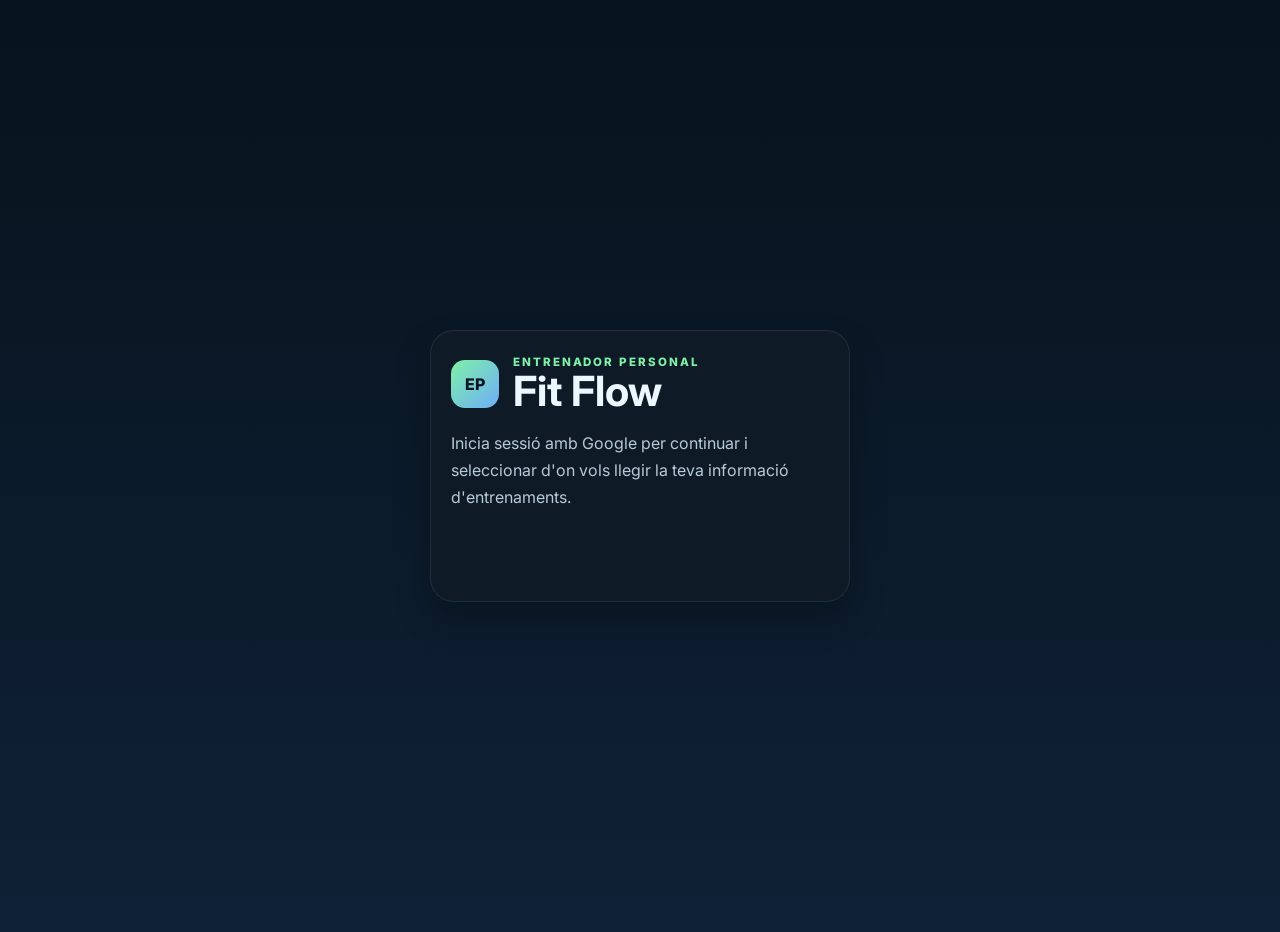
<file: index.html>
<!DOCTYPE html>
<html lang="ca">
  <head>
    <meta charset="UTF-8" />
    <meta name="viewport" content="width=device-width, initial-scale=1.0" />
    <title>Entrenador Personal</title>
    <meta
      name="description"
      content="Web d'entrenador personal amb login de Google, directori personal i qüestionari d'entrenament."
    />
    <link
      rel="icon"
      href="data:image/svg+xml,%3Csvg xmlns='http://www.w3.org/2000/svg' viewBox='0 0 64 64'%3E%3Crect width='64' height='64' rx='12' fill='%2386efac'/%3E%3Ctext x='32' y='42' font-size='28' text-anchor='middle' fill='%230b1b2b'%3EEP%3C/text%3E%3C/svg%3E"
    />
    <link rel="preconnect" href="https://fonts.googleapis.com" />
    <link rel="preconnect" href="https://fonts.gstatic.com" crossorigin />
    <link
      href="https://fonts.googleapis.com/css2?family=Inter:wght@400;500;600;700;800&display=swap"
      rel="stylesheet"
    />
    <link rel="stylesheet" href="styles.css" />
  </head>
  <body>
    <div id="login-screen" class="screen active">
      <div class="mobile-card login-card">
        <div class="brand-row">
          <div class="brand-mark">EP</div>
          <div>
            <p class="eyebrow small">Entrenador personal</p>
            <h1>Fit Flow</h1>
          </div>
        </div>

        <p class="simple-copy">
          Inicia sessió amb Google per continuar i seleccionar d'on vols llegir la teva informació
          d'entrenaments.
        </p>

        <div id="google-login-btn" class="google-login-button" aria-label="Iniciar sessió amb Google"></div>
      </div>
    </div>

    <div id="app-screen" class="screen hidden">
      <main class="app-shell">
        <header class="topbar">
          <div class="brand-row compact">
            <div class="brand-mark">EP</div>
            <div>
              <p class="eyebrow small">Entrenador personal</p>
              <h2>Fit Flow</h2>
            </div>
          </div>
          <div class="topbar-actions">
            <button id="directory-settings-button" class="settings-button" type="button" aria-label="Configurar directori de Google Drive" aria-expanded="false" title="Configurar directori de Google Drive">
              <span aria-hidden="true">⚙</span>
              <span id="directory-settings-alert" class="settings-alert hidden" aria-hidden="true">!</span>
            </button>
            <div id="user-status" class="status-pill offline">No autenticat</div>
            <div id="google-login-header" class="google-login-button compact hidden" aria-label="Iniciar sessió amb Google"></div>
            <button id="logout-btn" class="button ghost" type="button">Tancar sessió</button>
          </div>
        </header>

        <section id="directory-settings" class="panel directory-settings hidden">
          <div class="directory-settings-header">
            <div class="section-header">
              <p class="eyebrow">Directori</p>
              <h3>On es troben les teves dades d'entrenament?</h3>
            </div>
            <button id="close-directory-settings" class="icon-button" type="button" aria-label="Tancar configuració del directori" title="Tancar configuració">×</button>
          </div>
          <form id="directory-form" class="stack-form">
            <label>
              URL o ID del full o carpeta de Google Drive
              <input
                id="directory-id"
                type="text"
                placeholder="https://drive.google.com/drive/folders/..."
                autocomplete="off"
              />
            </label>

            <label>
              Prefix del fitxer d'entrenament propi
              <input
                id="training-file-prefix"
                type="text"
                placeholder="entrenament"
                autocomplete="off"
              />
            </label>

            <label class="checkbox-row">
              <input id="remember-directory" type="checkbox" checked />
              <span>Recordar aquest directori al navegador</span>
            </label>

            <button type="submit" class="button primary full">Validar i guardar directori</button>
          </form>
          <div id="directory-validation-result" class="link-check-result">
            Indica una URL o ID de Google Drive per comprovar que podem llegir el directori.
          </div>
          <div class="template-downloads">
            <p class="template-downloads-title">Plantilles de fitxer</p>
            <div class="option-grid two">
              <button id="download-own-template" class="button ghost" type="button">Plantilla entrenament propi</button>
              <button id="download-catalog-template" class="button ghost" type="button">Plantilla catàleg</button>
            </div>
          </div>
        </section>

        <section id="quiz-panel" class="panel hidden">
          <div id="workout-form-error" class="workout-setup-notice hidden" role="alert"></div>
          <div id="workout-complete-notice" class="workout-complete-notice hidden" role="status">
            Entrenament acabat. Bon treball!
          </div>
          <div class="section-header section-header-with-action">
            <div>
            <p class="eyebrow">Qüestionari</p>
            <h3>Quin tipus d'entrenament vols fer?</h3>
            </div>
            <button id="home-calendar-button" class="icon-button" type="button" aria-label="Consultar calendari d'entrenaments" title="Calendari">▣</button>
          </div>

          <form id="trainer-form" class="stack-form">
            <div class="question-group">
              <label>Quin tipus d'entrenament vols fer?</label>
              <div class="option-grid three">
                <label class="option-card">
                  <input type="radio" name="mode" value="propio" checked />
                  <span>Entrenament propi</span>
                </label>
                <label class="option-card">
                  <input type="radio" name="mode" value="auto-generat" />
                  <span>Entrenament auto-generat</span>
                </label>
                <label class="option-card">
                  <input type="radio" name="mode" value="pim-pam" />
                  <span>Pim pam</span>
                </label>
              </div>
            </div>

            <div id="monthly-plan-entry" class="panel hidden">
              <p id="monthly-plan-status" role="status" aria-live="polite"></p>
              <div class="option-grid two">
                <button id="monthly-train-button" class="button primary" type="button">Entrenar</button>
                <button id="monthly-review-button" class="button ghost" type="button">Revisar entrenaments</button>
              </div>
              <button id="monthly-retry-button" class="button ghost hidden" type="button">Tornar a comprovar</button>
            </div>

            <div id="proposed-fields" class="hidden">
              <div id="generated-workout-count-fields" class="question-group hidden">
                <label for="generated-workout-count">Quants dies d’entrenament diferents vols aquest mes?</label>
                <input id="generated-workout-count" name="generatedWorkoutCount" type="number" min="1" max="31" value="1" />
                <p id="monthly-days-notice" class="simple-copy"></p>
              </div>

              <div class="question-group">
                <label>Tens material?</label>
                <div class="option-grid two">
                  <label class="option-card">
                    <input type="radio" name="hasEquipment" value="si" />
                    <span>Sí</span>
                  </label>
                  <label class="option-card">
                    <input type="radio" name="hasEquipment" value="no" checked />
                    <span>No</span>
                  </label>
                </div>
              </div>

              <div class="question-group">
                <label>Quant de temps tens?</label>
                <div class="option-grid four">
                  <label class="option-card"><input type="radio" name="duration" value="15" /><span>15'</span></label>
                  <label class="option-card"><input type="radio" name="duration" value="30" /><span>30'</span></label>
                  <label class="option-card"><input type="radio" name="duration" value="45" /><span>45'</span></label>
                  <label class="option-card"><input type="radio" name="duration" value="60" checked /><span>60'</span></label>
                </div>
              </div>

              <div id="monthly-type-fields" class="question-group hidden">
                <label>Dies per tipus d’exercici</label>
                <div class="option-grid three">
                  <label>Força<input type="number" name="daysForca" min="0" max="31" value="1" /></label>
                  <label>Mobilitat<input type="number" name="daysMobilitat" min="0" max="31" value="0" /></label>
                  <label>Càrdio<input type="number" name="daysCardio" min="0" max="31" value="0" /></label>
                </div>
                <p id="monthly-type-total" role="status" aria-live="polite"></p>
              </div>

              <div id="single-type-fields" class="question-group">
                <label>Tipus d’exercici</label>
                <div class="option-grid three">
                  <label class="option-card"><input type="radio" name="trainingType" value="forca" checked /><span>Força</span></label>
                  <label class="option-card"><input type="radio" name="trainingType" value="mobilitat" /><span>Mobilitat</span></label>
                  <label class="option-card"><input type="radio" name="trainingType" value="cardio" /><span>Càrdio</span></label>
                </div>
              </div>

              <div id="monthly-strength-fields" class="question-group hidden">
                <label>Dies de força per zona corporal</label>
                <div class="option-grid four">
                  <label>Tronc superior<input type="number" name="daysSuperior" min="0" max="31" value="0" /></label>
                  <label>Tronc inferior<input type="number" name="daysInferior" min="0" max="31" value="0" /></label>
                  <label>Core<input type="number" name="daysCore" min="0" max="31" value="0" /></label>
                  <label>Cos sencer<input type="number" name="daysFullbody" min="0" max="31" value="0" /></label>
                  <label>Superior + Inferior<input type="number" name="daysSuperiorInferior" min="0" max="31" value="0" /></label>
                  <label>Superior + Core<input type="number" name="daysSuperiorCore" min="0" max="31" value="0" /></label>
                  <label>Inferior + Core<input type="number" name="daysInferiorCore" min="0" max="31" value="0" /></label>
                </div>
                <p id="monthly-strength-total" role="status" aria-live="polite"></p>
                <p>Les zones es comparen només amb els dies de força. Els dies de mobilitat i càrdio no s’hi compten.</p>
                <p>Un dia combinat compta com un entrenament. Els exercicis alternen les dues zones.</p>
              </div>

              <div id="single-strength-fields" class="question-group">
                <label>Zona corporal a treballar (força)</label>
                <div class="option-grid four">
                  <label class="option-card">
                    <input type="checkbox" name="focus" value="superior" />
                    <span>Tronc superior</span>
                  </label>
                  <label class="option-card">
                    <input type="checkbox" name="focus" value="inferior" />
                    <span>Tronc inferior</span>
                  </label>
                  <label class="option-card">
                    <input type="checkbox" name="focus" value="core" />
                    <span>Core</span>
                  </label>
                  <label class="option-card">
                    <input type="checkbox" name="focus" value="fullbody" />
                    <span>Cos sencer</span>
                  </label>
                </div>
              </div>

              <p id="allocation-status" class="simple-copy" role="status" aria-live="polite"></p>

              <div class="question-group">
                <label>Dolència a tractar?</label>
                <div class="option-grid two">
                  <label class="option-card"><input type="radio" name="hasPain" value="si" /><span>Sí</span></label>
                  <label class="option-card"><input type="radio" name="hasPain" value="no" checked /><span>No</span></label>
                </div>
              </div>

              <div id="pain-fields" class="question-group hidden">
                <label>Zones a treballar</label>
                <div id="catalog-zones" class="option-grid three">
                  <label class="option-card">
                    <input type="checkbox" name="painZone" value="superior" />
                    <span>Tronc superior</span>
                  </label>
                  <label class="option-card">
                    <input type="checkbox" name="painZone" value="inferior" />
                    <span>Tronc inferior</span>
                  </label>
                  <label class="option-card">
                    <input type="checkbox" name="painZone" value="core" />
                    <span>Core</span>
                  </label>
                </div>
              </div>
            </div>

            <button type="submit" class="button primary full">Generar entrenament</button>
          </form>
        </section>

        <section id="monthly-review-panel" class="panel hidden">
          <div class="directory-settings-header">
            <h3>Entrenaments del mes</h3>
            <button id="monthly-review-back" class="button ghost" type="button">Tornar</button>
          </div>
          <p id="monthly-review-status" role="status" aria-live="polite"></p>
          <div id="monthly-routine-list" class="stack-form"></div>
          <div id="monthly-routine-detail" class="stack-form"></div>
        </section>

        <dialog id="monthly-exercise-dialog" class="exercise-dialog">
          <form id="monthly-exercise-form">
            <h3>Canviar exercici</h3>
            <label>Exercici nou<select id="monthly-exercise-choice" required></select></label>
            <p id="monthly-exercise-description" class="dialog-copy"></p>
            <p id="monthly-exercise-error" role="alert"></p>
            <div class="dialog-actions">
              <button id="monthly-exercise-cancel" class="button ghost" type="button">Cancel·lar</button>
              <button id="monthly-exercise-save" class="button primary" type="submit">Desar canvi</button>
            </div>
          </form>
        </dialog>

        <section id="workout-screen" class="workout-screen hidden" aria-live="polite">
          <p class="eyebrow workout-kicker">Entrenament en curs</p>
          <div id="workout-setup-notice" class="workout-setup-notice hidden" role="status">
            <span id="workout-setup-message"></span>
            <button id="close-workout-setup-notice" class="icon-button" type="button" aria-label="Tancar avís" title="Tancar avís">×</button>
          </div>

          <div class="workout-progress panel">
            <div class="progress-metric">
              <span>Temps</span>
              <strong><span id="elapsed-time">00:00</span> / <span id="total-time">30:00</span></strong>
            </div>
            <div class="progress-metric">
              <span>Exercici</span>
              <strong><span id="current-exercise-number">1</span> / <span id="total-exercises">1</span></strong>
            </div>
            <div class="progress-metric">
              <span>Completat</span>
              <strong id="workout-percent">0%</strong>
            </div>
            <div class="progress-track"><span id="workout-progress-bar"></span></div>
          </div>

          <article class="exercise-card panel">
            <p id="exercise-type" class="eyebrow">Tipus d'exercici</p>
            <div class="exercise-heading">
              <div>
                <h4 id="exercise-name-ca">Nom de l'exercici</h4>
                <p id="exercise-name-en">Exercise name</p>
              </div>
              <span id="exercise-step" class="exercise-step">1</span>
            </div>
            <div class="exercise-video" id="exercise-video">
              <span>Vídeo</span>
              <small>Enllaç pendent</small>
            </div>
            <div class="exercise-stats">
              <div><span>Sèries</span><button id="exercise-sets" class="editable-stat" type="button" title="Editar sèries">-</button><input id="exercise-series-editor" class="series-editor hidden" type="number" min="1" aria-label="Nombre total de sèries" /></div>
              <div><span>Repeticions</span><strong id="exercise-reps">-</strong></div>
              <div><span>Pes esperat</span><strong id="exercise-weight">-</strong></div>
            </div>
            <div class="exercise-info-grid">
              <div id="exercise-zone-info" class="hidden"><span>Zona d’aquest exercici</span><p id="exercise-zone"></p></div>
              <div><span>Material necessari</span><p id="exercise-equipment">Encara no especificat</p><p id="exercise-optional-equipment" class="optional-equipment hidden"></p></div>
              <div><span>Com fer-lo</span><p id="exercise-description">La descripció apareixerà quan el catàleg la proporcioni.</p></div>
            </div>
            <button id="complete-exercise-button" class="button primary full" type="button">Ja he fet l'exercici</button>
            <div class="exercise-alternatives">
              <button id="replace-exercise-button" class="button ghost" type="button">Proposa un altre exercici</button>
              <button id="skip-exercise-button" class="button ghost" type="button">Saltar exercici</button>
            </div>
          </article>

          <button id="finish-workout-button" class="button ghost full" type="button">Finalitzar entrenament</button>
        </section>

        <section id="calendar-panel" class="panel calendar-panel hidden">
          <div class="directory-settings-header">
            <div class="section-header">
              <p class="eyebrow">Calendari</p>
              <h3 id="calendar-title">Dies entrenats</h3>
            </div>
            <button id="close-calendar-button" class="icon-button" type="button" aria-label="Tancar calendari" title="Tancar calendari">×</button>
          </div>
          <div class="calendar-navigation">
            <button id="calendar-previous-button" class="icon-button" type="button" aria-label="Mes anterior" title="Mes anterior">‹</button>
            <strong id="calendar-month-label"></strong>
            <button id="calendar-next-button" class="icon-button" type="button" aria-label="Mes següent" title="Mes següent">›</button>
          </div>
          <div id="calendar-grid" class="calendar-grid"></div>
        </section>

        <dialog id="exercise-dialog" class="exercise-dialog">
          <form id="exercise-log-form" method="dialog">
            <p class="eyebrow">Registrar exercici</p>
            <h3>Com ha anat?</h3>
            <label>Repeticions fetes<input id="completed-reps" type="text" placeholder="-" /></label>
            <label>Pes utilitzat<input id="completed-weight" type="text" placeholder="-" /></label>
            <label>Molèsties<input id="completed-discomfort" type="text" placeholder="Cap / descriu-les" /></label>
            <div class="dialog-actions">
              <button id="cancel-exercise-button" class="button ghost" type="button">Cancel·lar</button>
              <button class="button primary" type="submit">Confirmar i continuar</button>
            </div>
          </form>
        </dialog>

        <dialog id="finish-dialog" class="exercise-dialog">
          <form id="finish-form" method="dialog">
            <p class="eyebrow">Finalitzar</p>
            <h3>Vols acabar l'entrenament?</h3>
            <p class="dialog-copy">El progrés actual quedarà marcat com a entrenament finalitzat.</p>
            <div class="dialog-actions">
              <button id="cancel-finish-button" class="button ghost" type="button">Continuar</button>
              <button class="button primary" type="submit">Finalitzar entrenament</button>
            </div>
          </form>
        </dialog>

        <dialog id="empty-exercise-dialog" class="exercise-dialog">
          <form id="empty-exercise-form" method="dialog">
            <p class="eyebrow">Exercici sense dades</p>
            <h3>Vols continuar?</h3>
            <p class="dialog-copy">No has indicat repeticions, pes ni observacions. Pots continuar sense registrar aquests valors.</p>
            <div class="dialog-actions">
              <button id="cancel-empty-exercise-button" class="button ghost" type="button">Tornar</button>
              <button class="button primary" type="submit">Continuar</button>
            </div>
          </form>
        </dialog>

        <dialog id="replace-exercise-dialog" class="exercise-dialog">
          <form id="replace-exercise-form" method="dialog">
            <p class="eyebrow">Canviar exercici</p>
            <h3>Per què el vols canviar?</h3>
            <div class="option-grid two">
              <label class="option-card"><input type="radio" name="replaceReason" value="molestia" checked /><span>Per molèstia</span></label>
              <label class="option-card"><input type="radio" name="replaceReason" value="preferencia" /><span>En vull fer un altre</span></label>
            </div>
            <div class="dialog-actions">
              <button id="cancel-replace-button" class="button ghost" type="button">Cancel·lar</button>
              <button class="button primary" type="submit">Confirmar canvi</button>
            </div>
          </form>
        </dialog>

        <dialog id="skip-exercise-dialog" class="exercise-dialog">
          <form id="skip-exercise-form" method="dialog">
            <p class="eyebrow">Saltar exercici</p>
            <h3>Vols saltar-lo?</h3>
            <p class="dialog-copy">Aquest exercici quedarà marcat com a saltat i no se’n proposarà cap substitut.</p>
            <div class="dialog-actions">
              <button id="cancel-skip-button" class="button ghost" type="button">Continuar</button>
              <button class="button primary" type="submit">Saltar exercici</button>
            </div>
          </form>
        </dialog>

        <dialog id="resume-workout-dialog" class="exercise-dialog">
          <form id="resume-workout-form" method="dialog">
            <p class="eyebrow">Entrenament pendent</p>
            <h3>Vols continuar l'entrenament?</h3>
            <p class="dialog-copy">Hi ha un entrenament d'avui que no s'ha acabat. Pots reprendre'l on ho vas deixar o començar-ne un de nou.</p>
            <div class="dialog-actions">
              <button id="discard-resume-button" class="button ghost" type="button">Començar-ne un de nou</button>
              <button id="continue-resume-button" class="button primary" type="submit">Continuar entrenament</button>
            </div>
          </form>
        </dialog>
      </main>
    </div>

    <script src="https://accounts.google.com/gsi/client" defer></script>
    <script src="https://cdn.sheetjs.com/xlsx-0.20.3/package/dist/xlsx.full.min.js" defer></script>
    <script src="config.js" defer></script>
    <script src="catalog.js" defer></script>
    <script src="monthly-hub.js" defer></script>
    <script src="script.js" defer></script>
  </body>
</html>
</file>
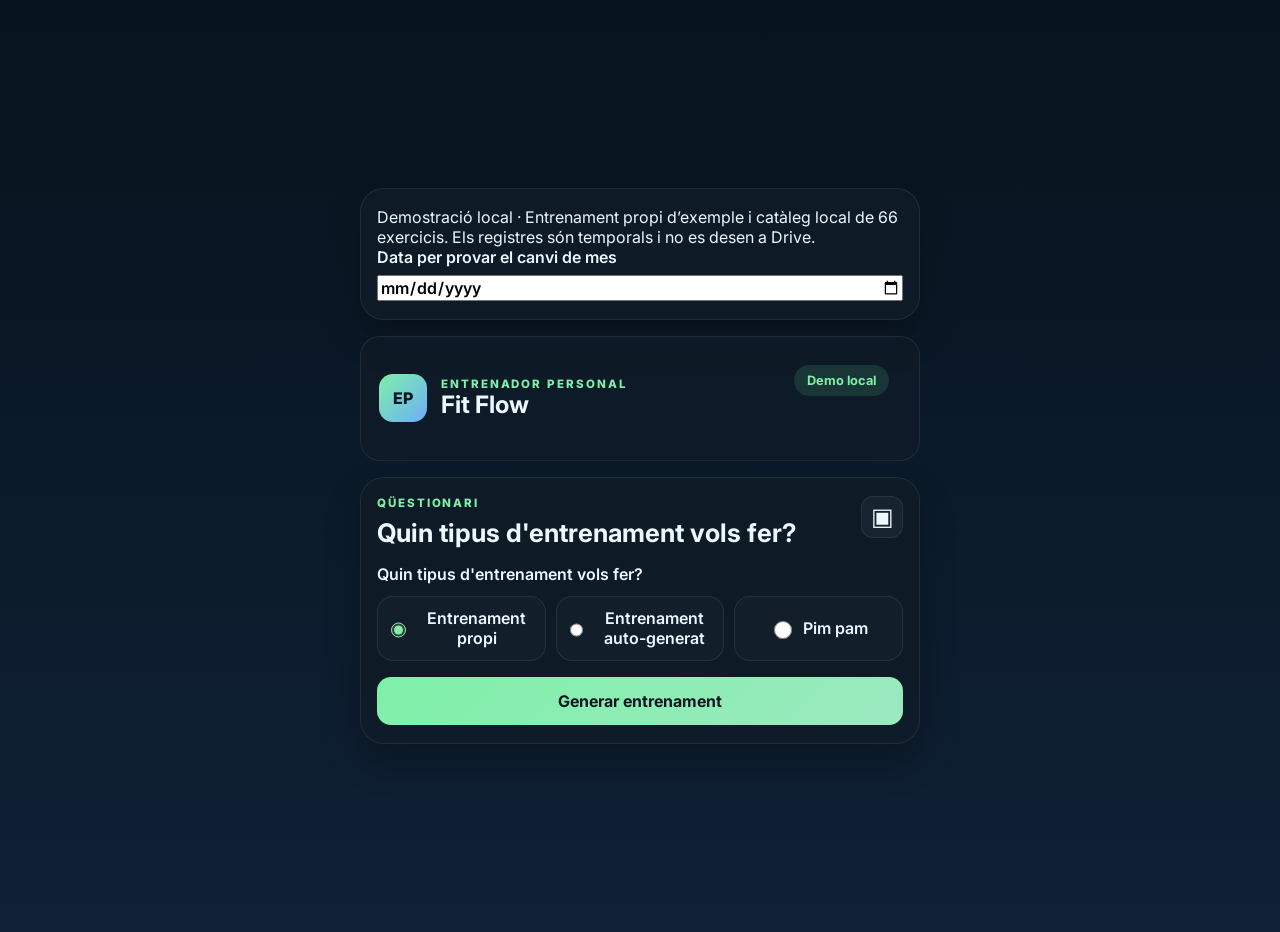
<file: demo.html>
<!doctype html><html lang="ca"><meta charset="utf-8"><title>Fit Flow · Demo local</title>
<body><p>Carregant l’aplicació de demostració…</p>
<script>
// Reuse the real application markup; load only local scripts, without Google.
(async()=>{
 const response=await fetch('index.html');
 if(!response.ok)throw new Error('No es pot carregar index.html');
 const html=(await response.text()).replace(/<script\b[^>]*>[\s\S]*?<\/script>/gi,'');
 const parsed=new DOMParser().parseFromString(html,'text/html');
 document.documentElement.lang='ca';
 document.head.innerHTML=parsed.head.innerHTML;
 document.body.innerHTML=parsed.body.innerHTML;
 window.FITFLOW_CATALOG_PREVIEW=true;
 for(const src of ['catalog-preview-data.js','catalog.js','monthly-hub.js','script.js','demo.js']){
  await new Promise((resolve,reject)=>{const script=document.createElement('script');script.src=src;script.onload=resolve;script.onerror=()=>reject(new Error('No es pot carregar '+src));document.body.append(script);});
 }
})().catch(error=>{document.body.textContent=error.message;});
</script></body></html>
</file>
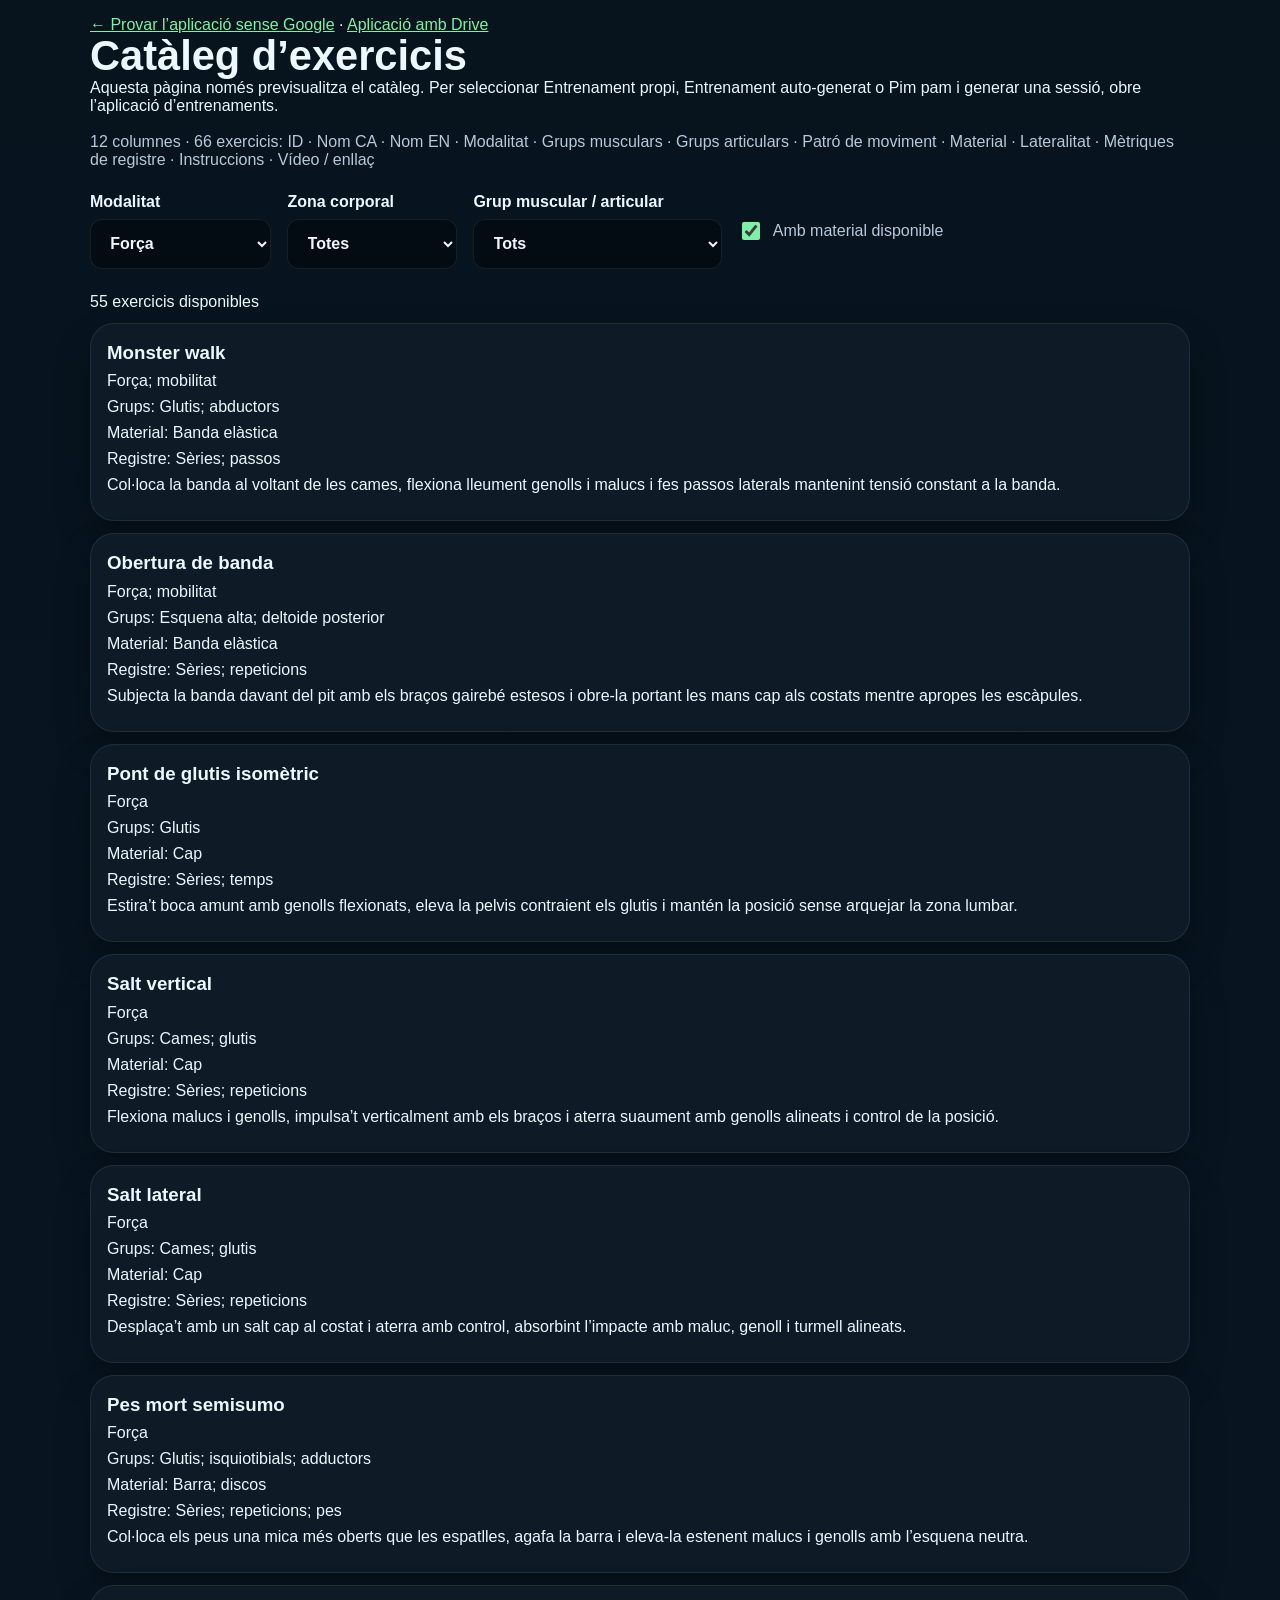
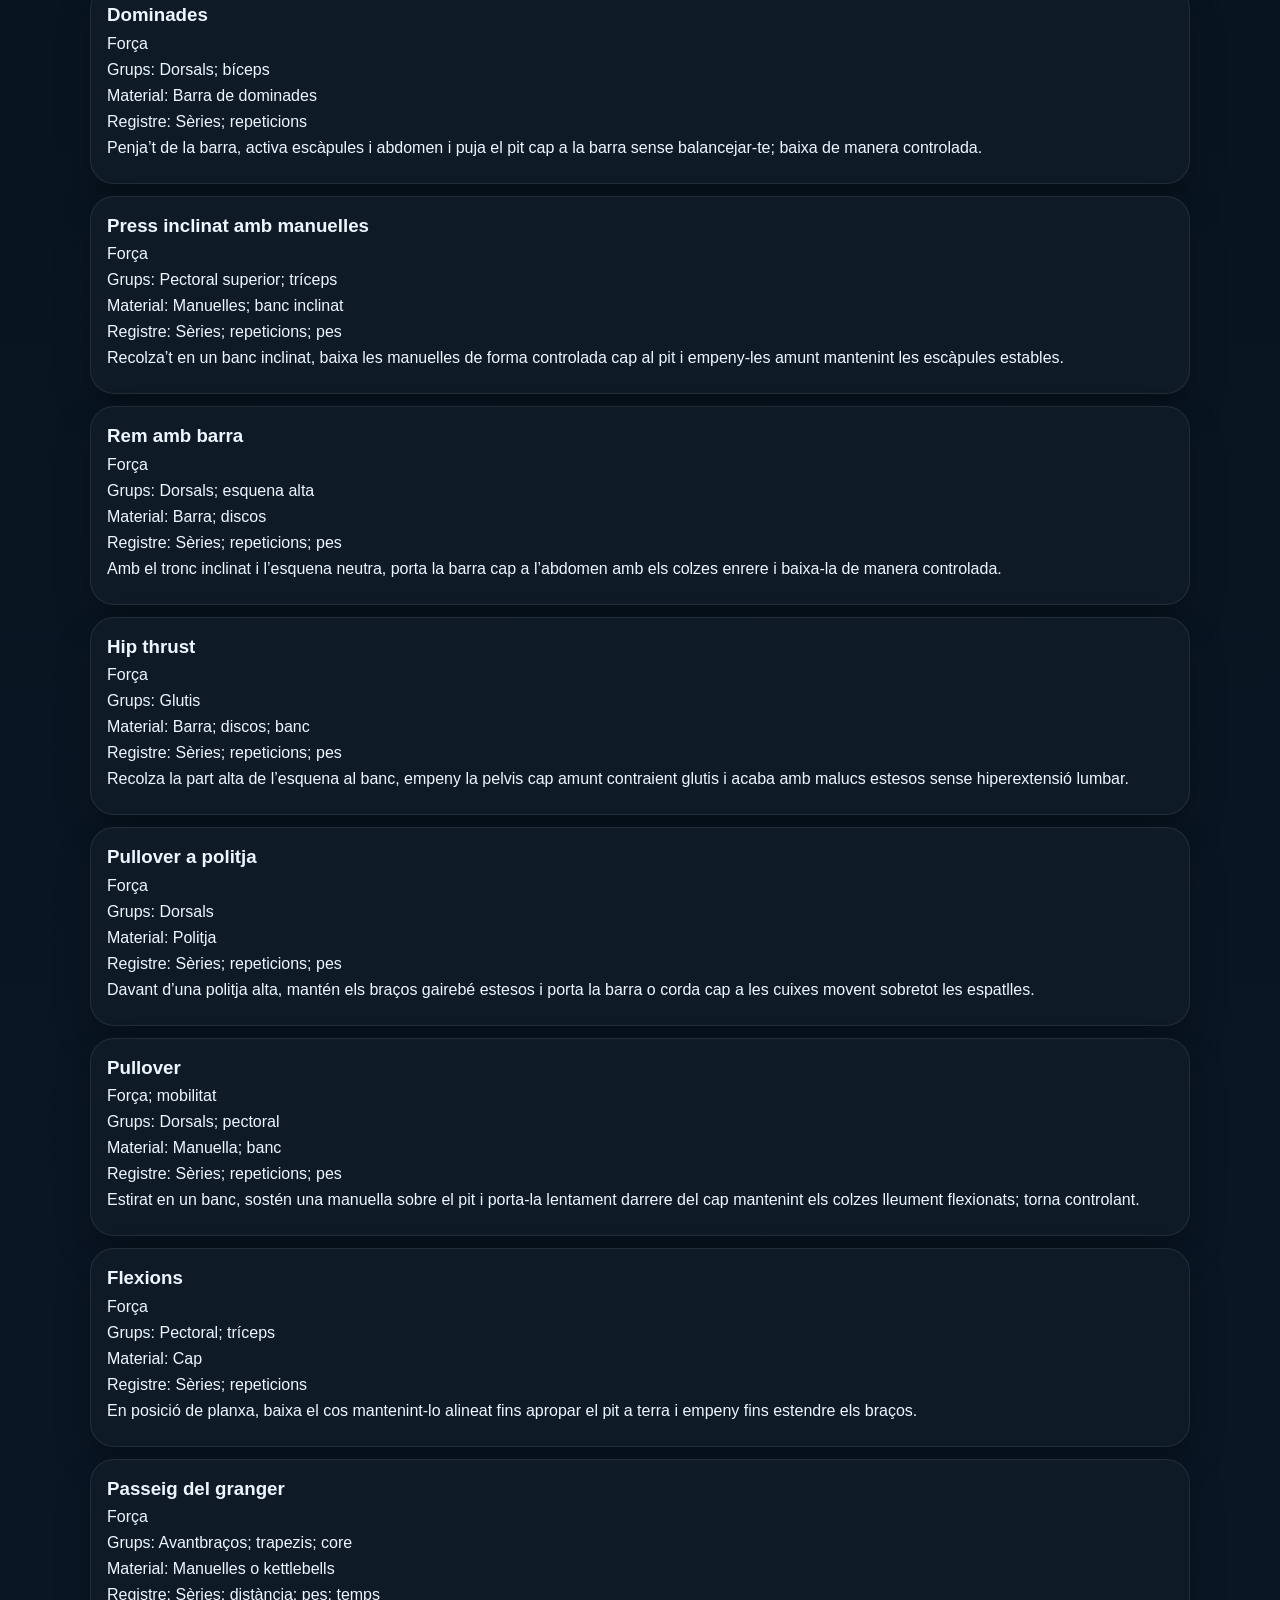
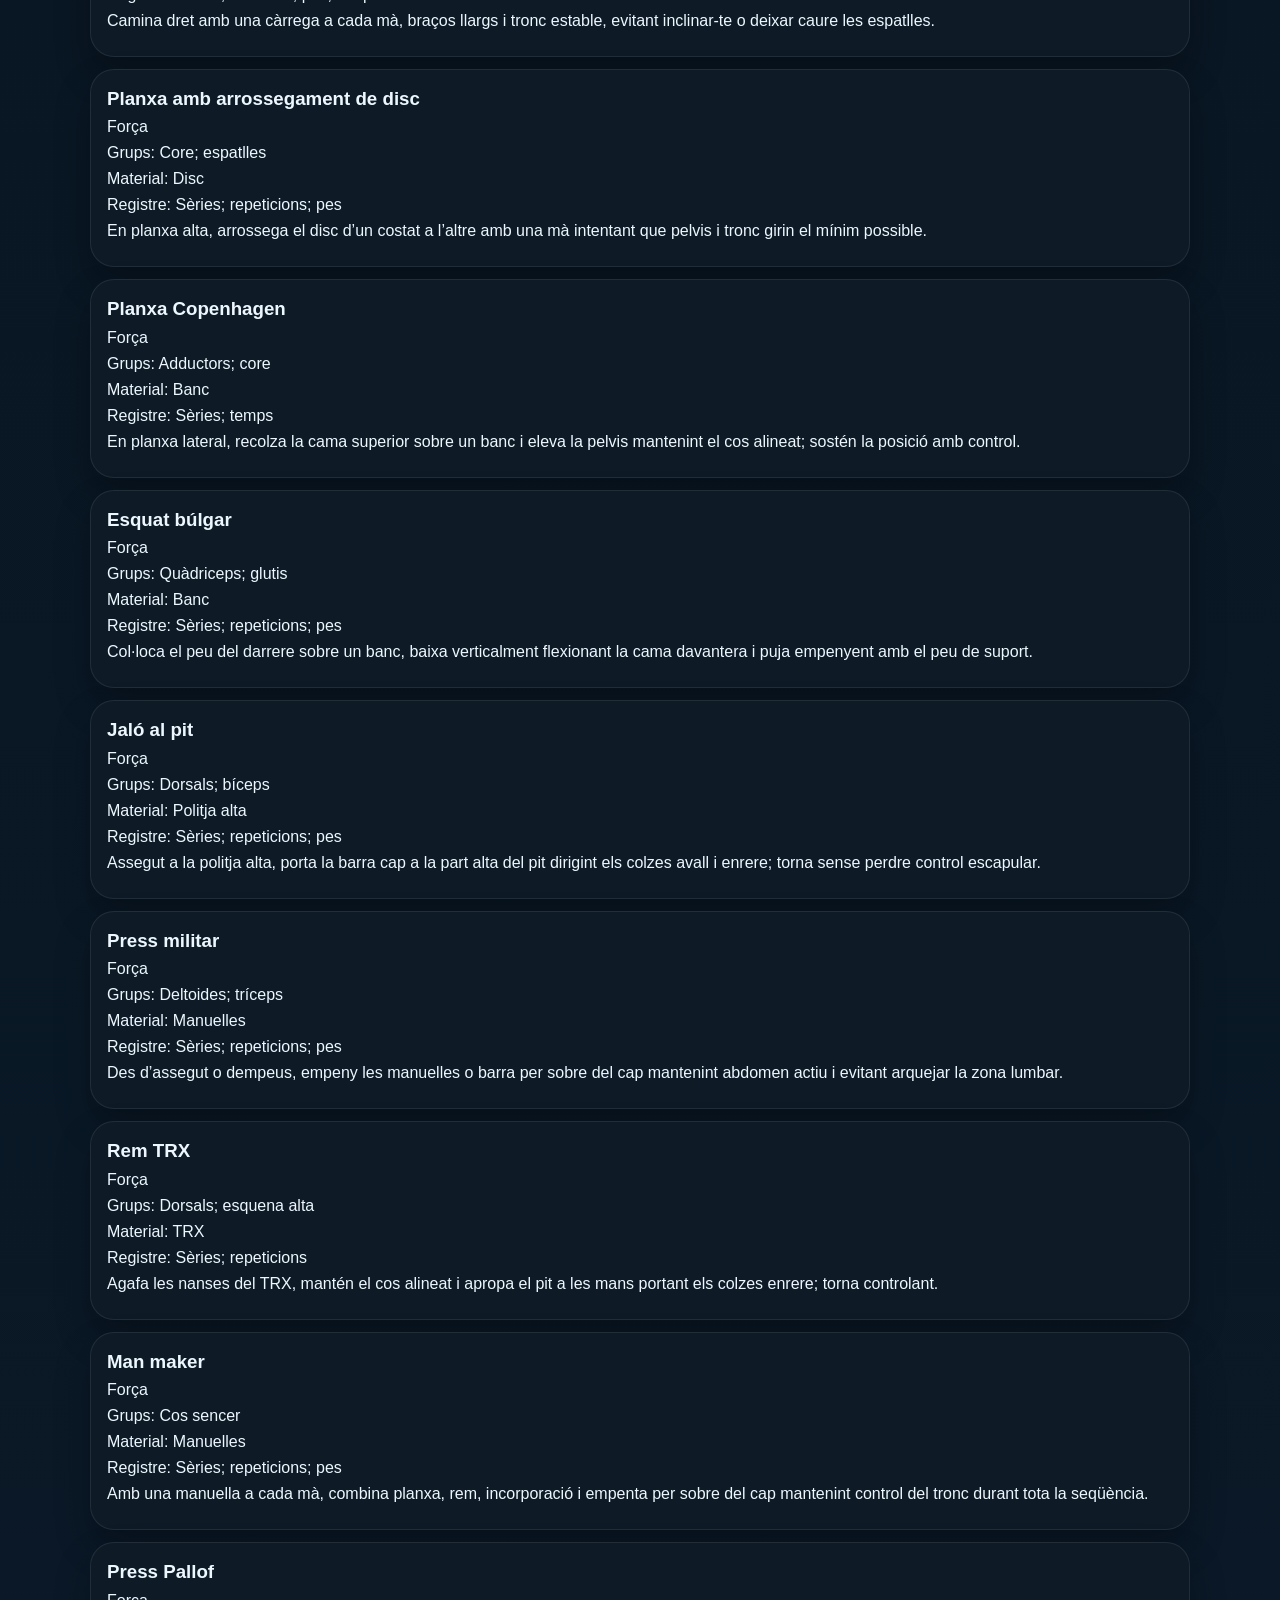
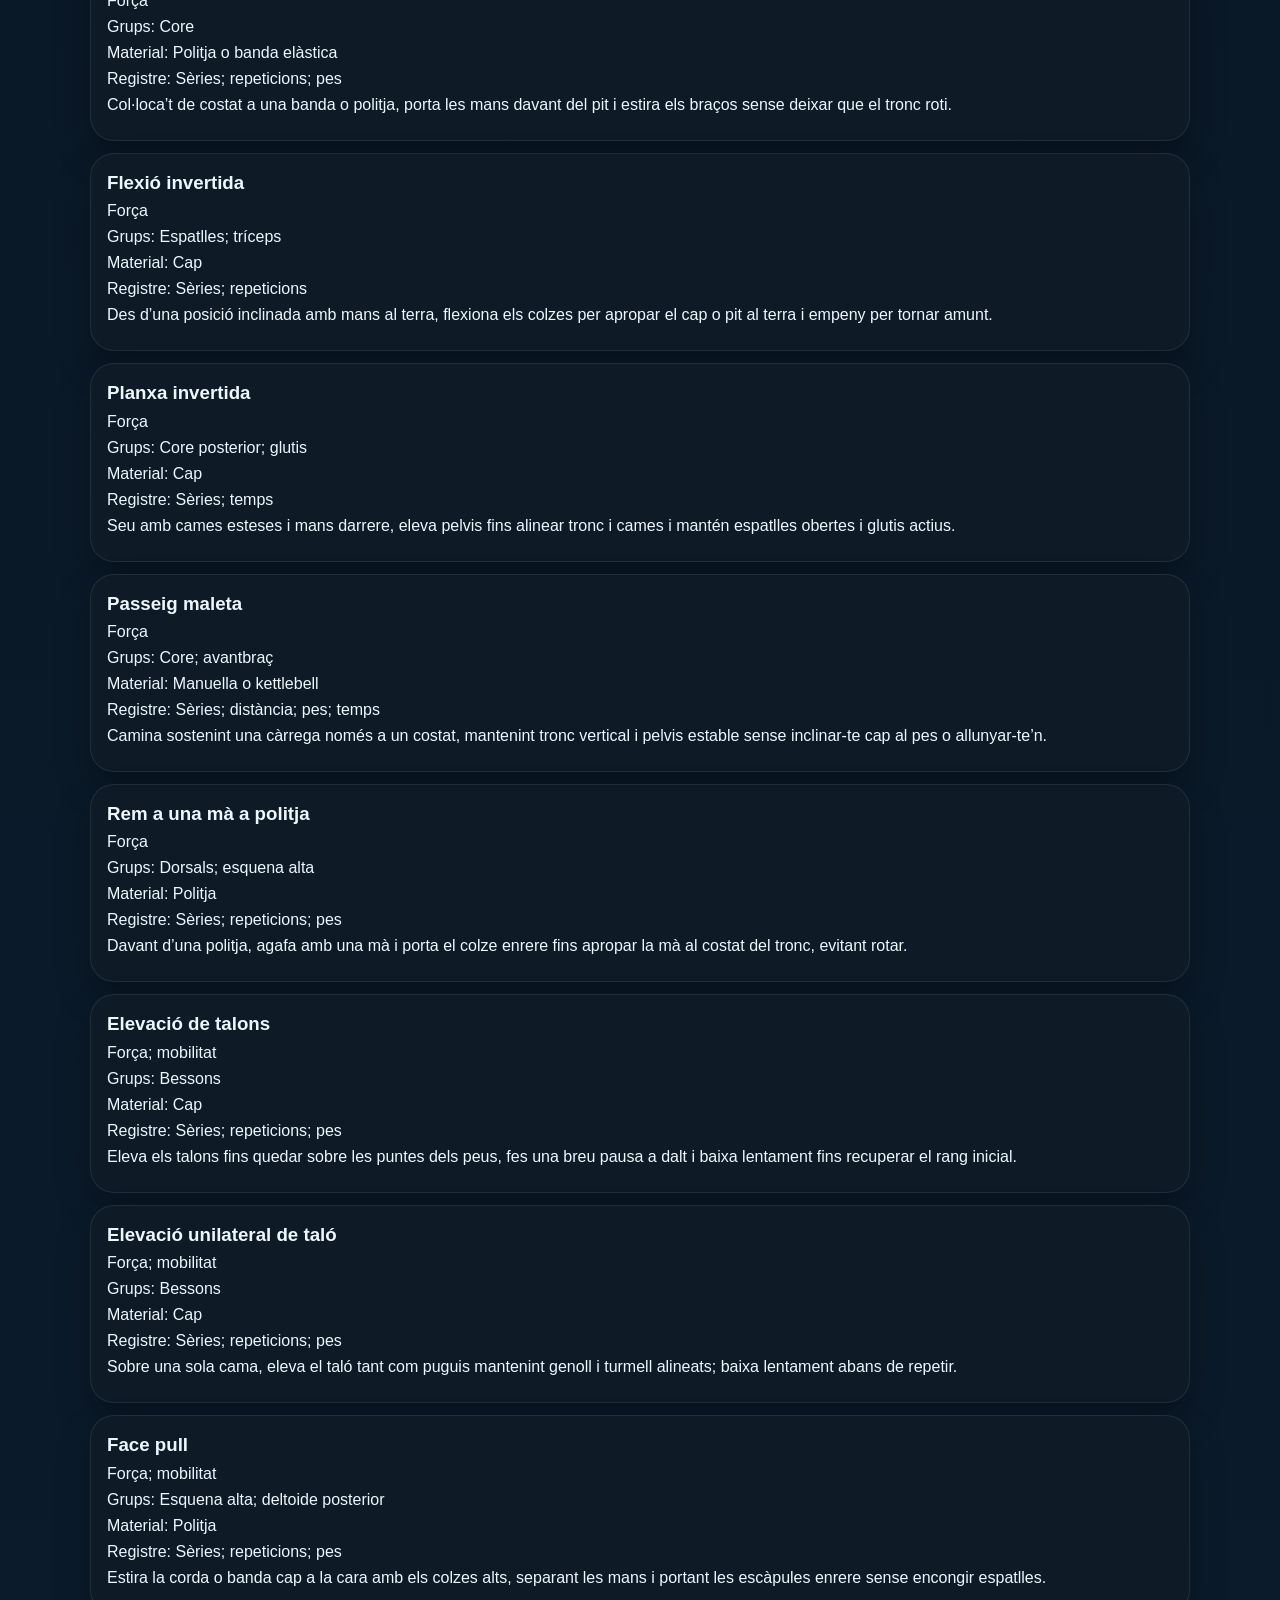
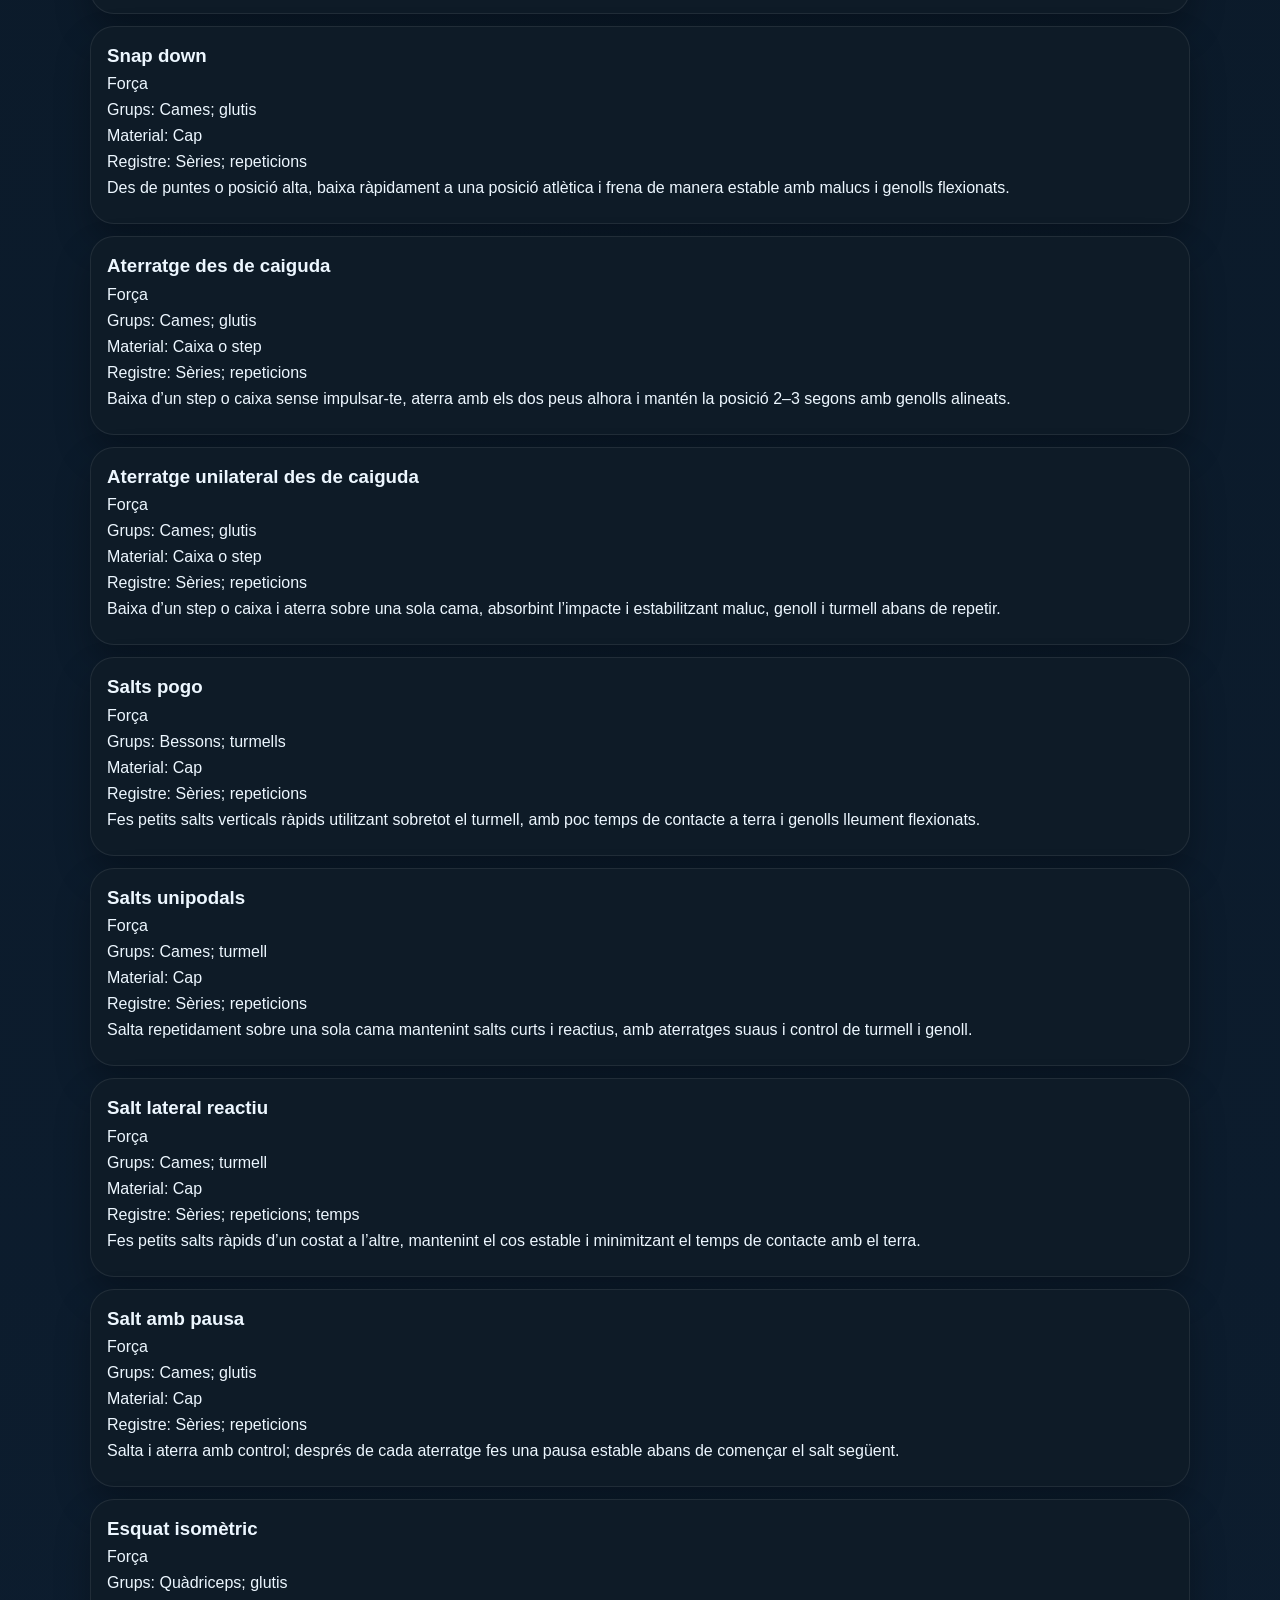
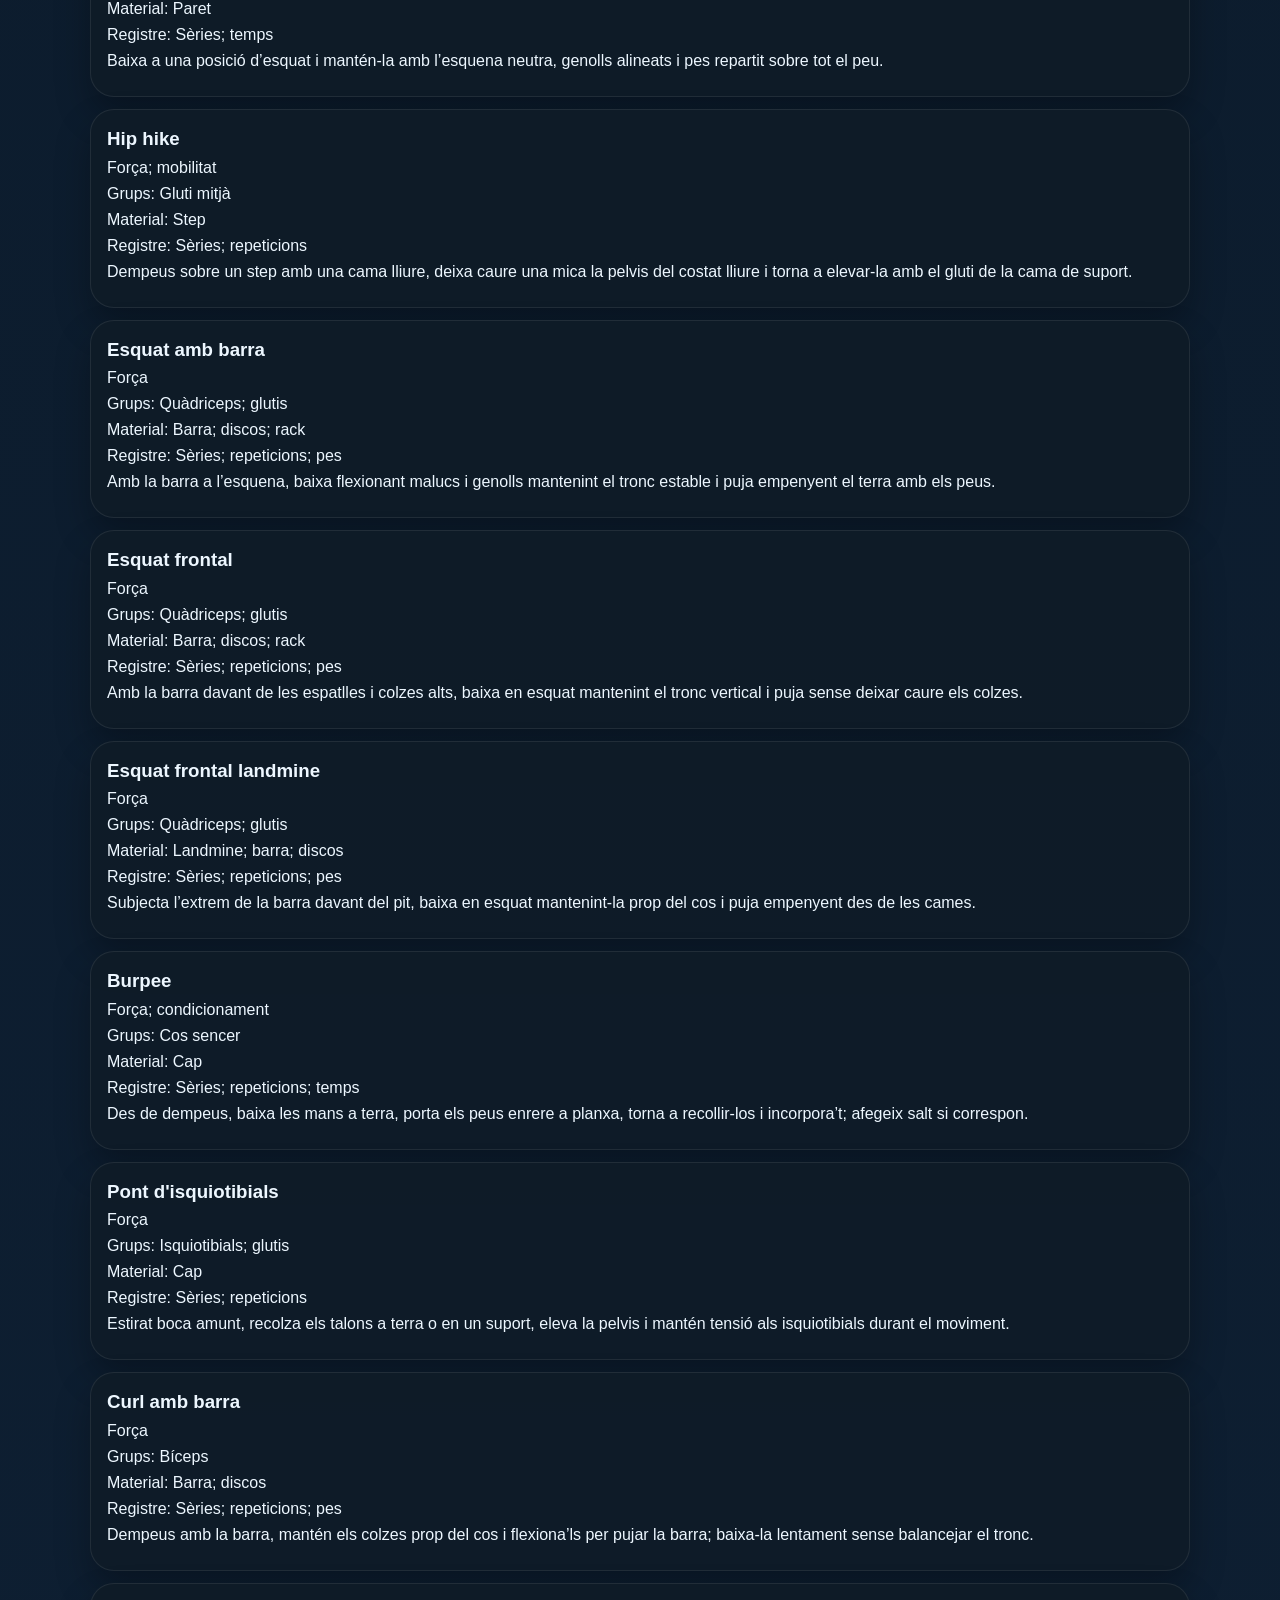
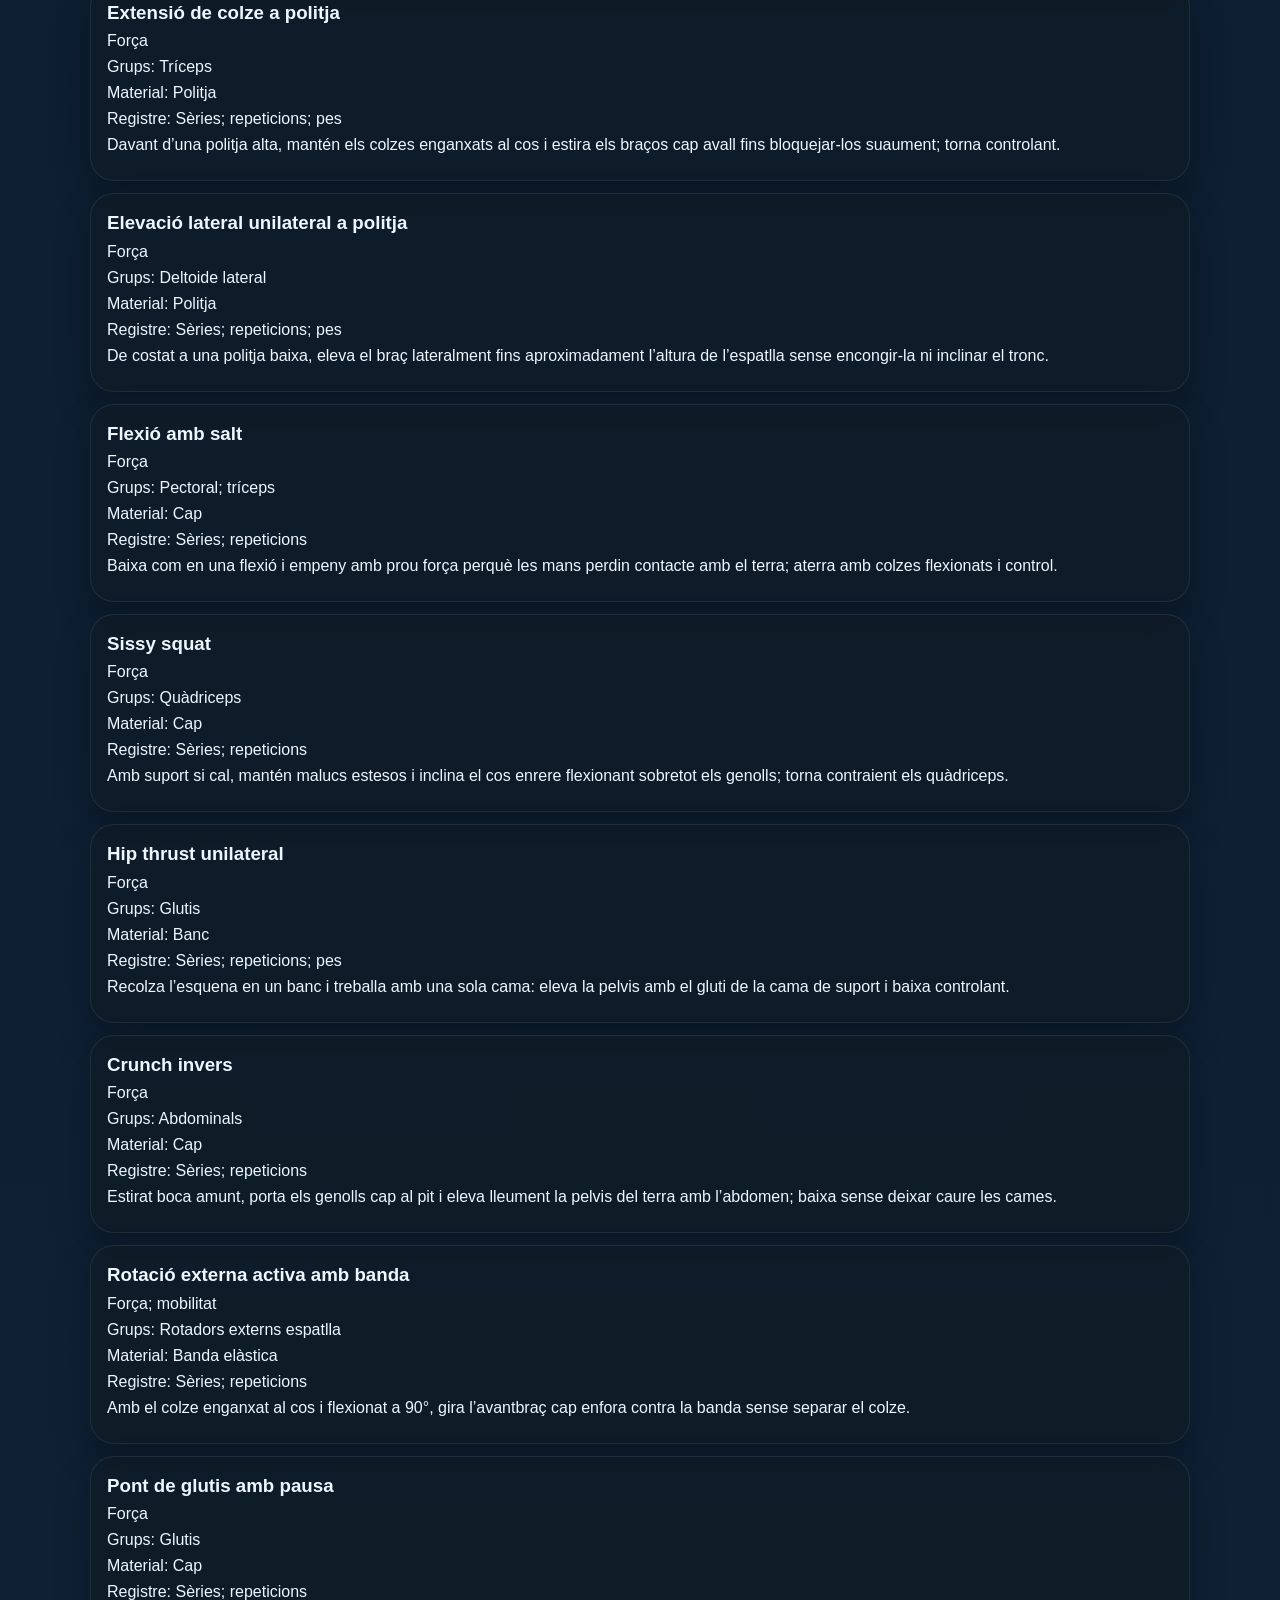
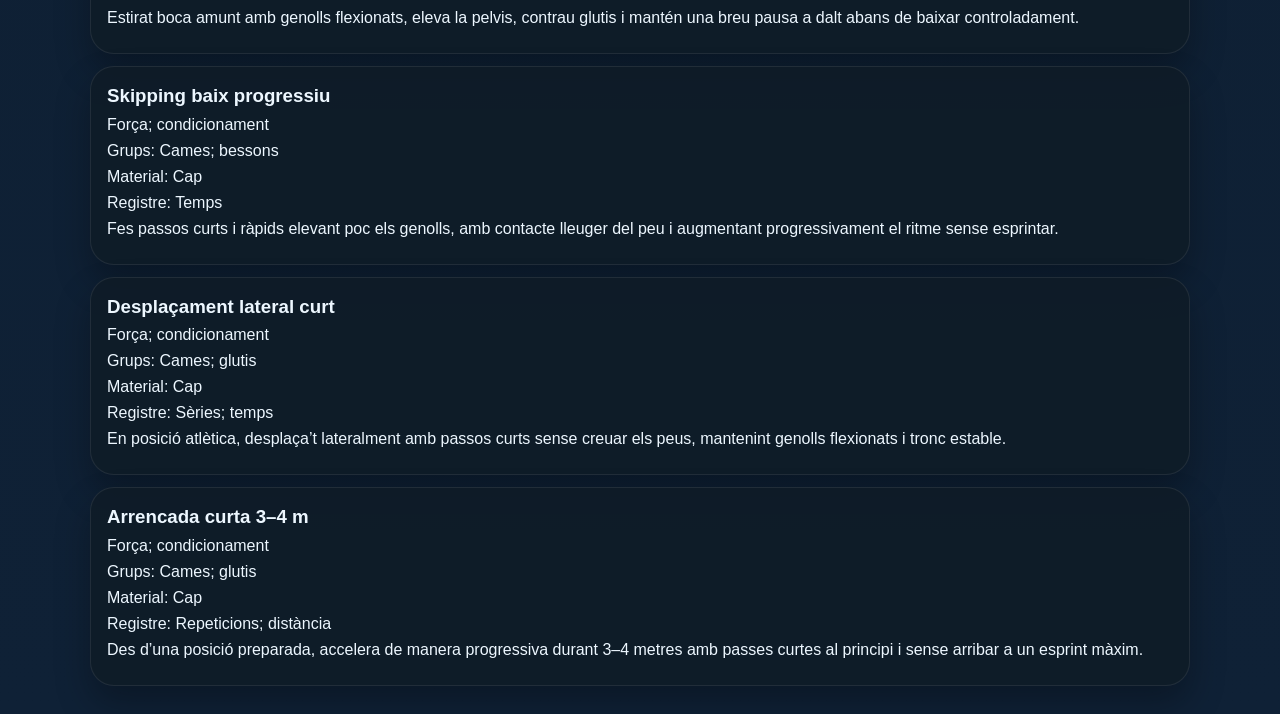
<file: preview.html>
<!doctype html>
<html lang="ca"><meta charset="utf-8"><meta name="viewport" content="width=device-width,initial-scale=1">
<title>Previsualització del catàleg · Fit Flow</title>
<link rel="stylesheet" href="styles.css">
<style>main{max-width:1100px;margin:auto}form{display:flex;flex-wrap:wrap;gap:16px;margin:24px 0}label{min-width:170px}article{margin:12px 0;padding:18px}article p{margin:8px 0}#schema{overflow-wrap:anywhere;margin:18px 0;color:var(--muted)}</style>
<main><p><a href="demo.html" style="color:var(--primary)">← Provar l’aplicació sense Google</a> · <a href="index.html" style="color:var(--primary)">Aplicació amb Drive</a></p><h1>Catàleg d’exercicis</h1><p>Aquesta pàgina només previsualitza el catàleg. Per seleccionar Entrenament propi, Entrenament auto-generat o Pim pam i generar una sessió, obre l’aplicació d’entrenaments.</p>
<p id="schema"></p><form id="filters">
<label>Modalitat<select id="modality"><option value="forca">Força</option><option value="mobilitat">Mobilitat</option><option value="forcaMobilitat">Força + mobilitat</option><option value="cardio">Cardio</option></select></label>
<label>Zona corporal<select id="region"><option value="">Totes</option><option value="superior">Superior</option><option value="inferior">Inferior</option><option value="core">Core</option><option value="fullbody">Cos sencer</option></select></label>
<label>Grup muscular / articular<select id="group"><option value="">Tots</option></select></label>
<label class="checkbox-row"><input id="equipment" type="checkbox" checked>Amb material disponible</label>
</form><p id="count" role="status"></p><section id="cards"></section></main>
<script>window.FITFLOW_CATALOG_PREVIEW=true;</script>
<script src="catalog-preview-data.js"></script><script src="catalog.js"></script><script src="monthly-hub.js"></script><script src="script.js"></script>
<script>
const rows=window.CATALOG_PREVIEW_ROWS;
const exercises=parseExerciseCatalog(rows.map(row=>[...row]));
document.getElementById('schema').textContent=rows[0].length+' columnes · '+exercises.length+' exercicis: '+rows[0].join(' · ');
const modality=document.getElementById('modality'),group=document.getElementById('group');
function refreshGroups(){
 group.replaceChildren(new Option('Tots',''));
 const groups=new Set(exercises.flatMap(e=>catalogGroups(e,modality.value).split(';').map(x=>x.trim()).filter(Boolean)));
 [...groups].sort().forEach(g=>group.add(new Option(g,g)));render();
}
function render(){
 const criteria={trainingType:modality.value,focus:document.getElementById('region').value?[document.getElementById('region').value]:[],painZones:group.value?[group.value]:[],hasEquipment:document.getElementById('equipment').checked};
 const matches=exercises.filter(e=>isCatalogAvailable(e)&&exerciseMatchesCriteria(e,criteria));
 document.getElementById('count').textContent=matches.length+' exercicis disponibles';
 const cards=document.getElementById('cards');cards.replaceChildren();
 matches.forEach(e=>{const card=document.createElement('article');card.className='panel';
  const title=document.createElement('h3');title.textContent=e['Nom CA'];card.append(title);
  for(const text of [e.Modalitat,'Grups: '+catalogGroups(e,criteria.trainingType),'Material: '+e['Material requerit'],'Registre: '+e['Mètriques de registre'],e['Instruccions CA']]){const p=document.createElement('p');p.textContent=text;card.append(p);}cards.append(card);
 });
}
modality.addEventListener('change',refreshGroups);document.getElementById('filters').addEventListener('change',render);refreshGroups();
</script></html>
</file>
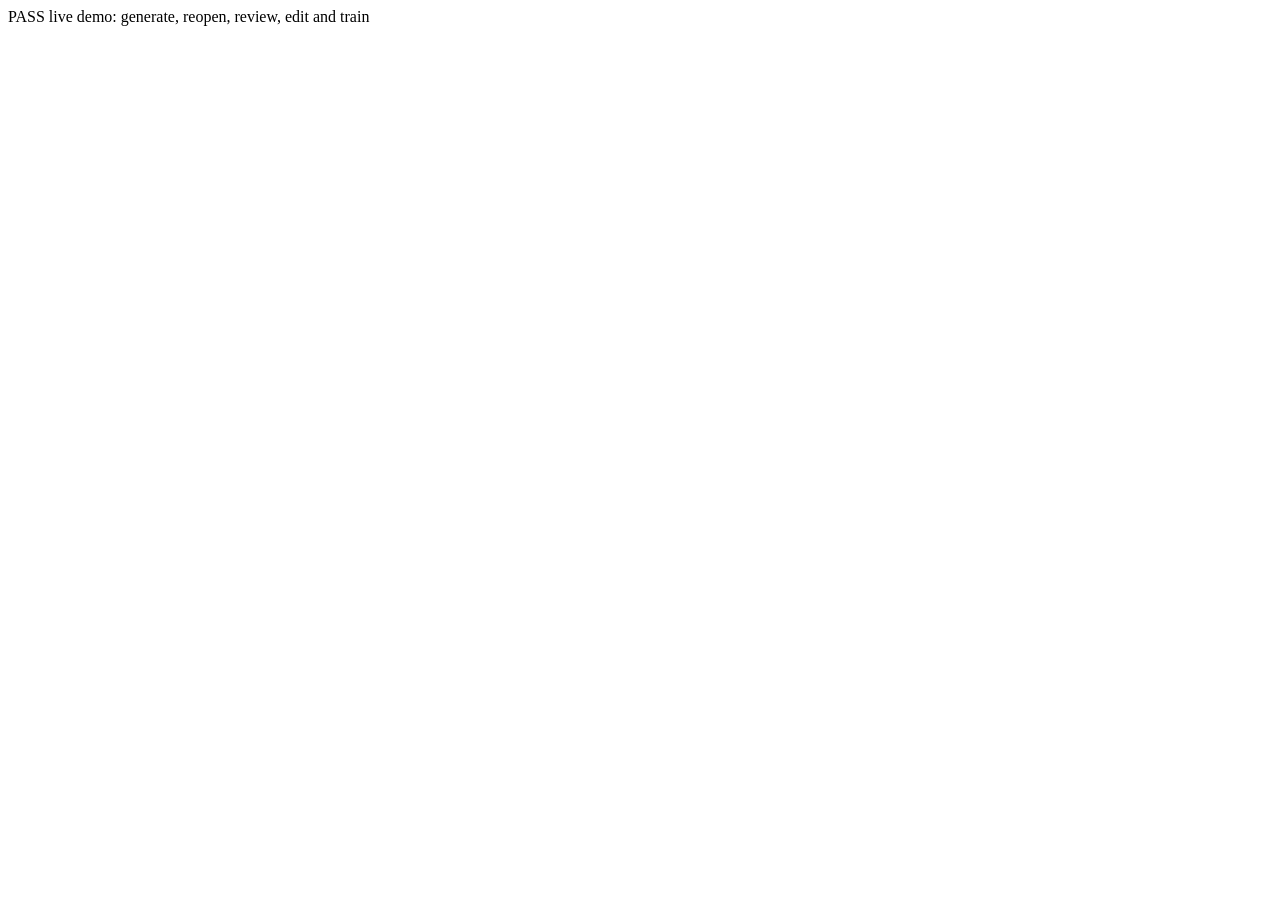
<file: tests/demo-browser-smoke.html>
<!doctype html><meta charset="utf-8"><title>Demo browser smoke test</title>
<iframe src="../demo.html" title="Demo"></iframe>
<script>
(async()=>{
 const frame=document.querySelector('iframe');
 const wait=async test=>{for(let i=0;i<200&&!test();i++)await new Promise(resolve=>setTimeout(resolve,20));if(!test())throw new Error('Timeout');};
 await wait(()=>frame.contentDocument?.getElementById('user-status')?.textContent==='Demo local');
 const w=frame.contentWindow,d=frame.contentDocument,form=d.getElementById('trainer-form');
 form.elements.mode.value='auto-generat';w.toggleModeFields();await w.refreshMonthlyEntry();
 Object.entries({generatedWorkoutCount:'2',daysForca:'1',daysMobilitat:'1',daysCardio:'0',daysSuperior:'0',daysInferior:'0',daysCore:'0',daysFullbody:'0',daysSuperiorInferior:'1',duration:'15',hasEquipment:'si'}).forEach(([key,value])=>form.elements[key].value=value);
 form.dispatchEvent(new w.Event('input'));form.querySelector('button[type="submit"]').click();
 await wait(()=>!d.getElementById('workout-screen').classList.contains('hidden'));
 w.finishWorkout(false);await wait(()=>!d.getElementById('monthly-review-button').classList.contains('hidden'));
 d.getElementById('monthly-review-button').click();await wait(()=>d.querySelectorAll('.monthly-routine-card').length===2);
 d.querySelector('.monthly-routine-card').click();
 if(d.querySelectorAll('#monthly-routine-detail article').length!==3)throw new Error('Exercise list missing');
 const first=d.querySelector('#monthly-routine-detail article strong').textContent;
 d.querySelector('#monthly-routine-detail button').click();await wait(()=>d.getElementById('monthly-exercise-dialog').open);
 d.getElementById('monthly-exercise-form').requestSubmit();await wait(()=>!d.getElementById('monthly-exercise-dialog').open);
 await wait(()=>d.querySelector('#monthly-routine-detail article strong')?.textContent!==first);
 d.getElementById('monthly-review-back').click();await wait(()=>!d.getElementById('monthly-train-button').classList.contains('hidden'));
 d.getElementById('monthly-train-button').click();await wait(()=>!d.getElementById('workout-screen').classList.contains('hidden'));
 document.body.textContent='PASS live demo: generate, reopen, review, edit and train';
})().catch(error=>{document.body.textContent='FAIL live demo: '+error.stack;});
</script>
</file>
<file: styles.css>
:root {
  --bg: #07131d;
  --bg-soft: #0d1d2d;
  --panel: rgba(15, 28, 40, 0.94);
  --panel-alt: rgba(11, 22, 31, 0.9);
  --primary: #7ef0a8;
  --primary-strong: #49d58e;
  --text: #edf7ff;
  --muted: #b8c9d9;
  --line: rgba(255, 255, 255, 0.08);
  --danger: #ff8e8e;
  --success: #7ef0a8;
  --shadow: 0 18px 35px rgba(0, 0, 0, 0.28);
}

* {
  box-sizing: border-box;
}

html, body {
  margin: 0;
  min-height: 100%;
  font-family: 'Inter', sans-serif;
  background: linear-gradient(180deg, #07131d 0%, #0f2136 100%);
  color: var(--text);
}

body {
  padding: 16px;
}

button,
input,
select {
  font: inherit;
}

button {
  cursor: pointer;
}

.screen {
  min-height: 100vh;
  display: grid;
  place-items: center;
}

.hidden {
  display: none !important;
}

.mobile-card,
.panel {
  background: var(--panel);
  border: 1px solid var(--line);
  border-radius: 24px;
  box-shadow: var(--shadow);
}

.login-card {
  width: min(100%, 420px);
  padding: 24px 20px;
}

.brand-row {
  display: flex;
  align-items: center;
  gap: 14px;
  margin-bottom: 12px;
}

.brand-row.compact {
  margin-bottom: 0;
}

.brand-mark {
  width: 48px;
  height: 48px;
  display: grid;
  place-items: center;
  border-radius: 14px;
  background: linear-gradient(135deg, var(--primary), #6eaef8);
  font-weight: 800;
  color: #0a1723;
}

h1, h2, h3, p {
  margin: 0;
}

h1 {
  font-size: clamp(2rem, 8vw, 2.6rem);
  line-height: 1.08;
}

h2, h3 {
  line-height: 1.2;
}

.eyebrow {
  margin-bottom: 8px;
  color: var(--primary);
  text-transform: uppercase;
  letter-spacing: 0.12rem;
  font-size: 0.72rem;
  font-weight: 800;
}

.eyebrow.small {
  margin-bottom: 0;
}

.simple-copy {
  color: var(--muted);
  line-height: 1.7;
  margin: 16px 0 18px;
}

.google-login-button {
  min-height: 48px;
}

.google-login-button.compact {
  min-height: 38px;
  width: min(180px, 100%);
}

.topbar-actions {
  display: flex;
  align-items: center;
  gap: 12px;
  flex-wrap: wrap;
}

.settings-button,
.icon-button {
  position: relative;
  width: 42px;
  height: 42px;
  display: inline-grid;
  place-items: center;
  border: 1px solid var(--line);
  border-radius: 12px;
  background: rgba(255, 255, 255, 0.04);
  color: var(--text);
}

.settings-button span:first-child {
  font-size: 1.35rem;
  line-height: 1;
}

.settings-button:hover,
.icon-button:hover {
  border-color: rgba(126, 240, 168, 0.65);
  color: var(--primary);
}

.settings-alert {
  position: absolute;
  top: -5px;
  right: -5px;
  width: 18px;
  height: 18px;
  display: grid;
  place-items: center;
  border-radius: 50%;
  background: var(--danger);
  color: #251014;
  font-size: 0.75rem;
  font-weight: 800;
}

.status-pill {
  display: inline-flex;
  align-items: center;
  justify-content: center;
  margin-top: 14px;
  padding: 0.5rem 0.8rem;
  border-radius: 999px;
  font-size: 0.8rem;
  font-weight: 700;
}

.status-pill.online {
  background: rgba(126, 240, 168, 0.12);
  color: var(--success);
}

.status-pill.offline {
  background: rgba(255, 142, 142, 0.12);
  color: var(--danger);
}

.app-shell {
  width: min(100%, 560px);
  margin: 0 auto;
  display: grid;
  gap: 16px;
}

.topbar {
  display: flex;
  align-items: center;
  justify-content: space-between;
  gap: 12px;
  padding: 14px 18px;
  background: rgba(15, 28, 40, 0.82);
  border: 1px solid var(--line);
  border-radius: 20px;
}

.workout-active .topbar {
  display: none;
}

.button {
  border: none;
  border-radius: 14px;
  padding: 0.9rem 1rem;
  font-weight: 700;
  transition: transform 0.15s ease;
}

.button:hover {
  transform: translateY(-1px);
}

.button:disabled {
  opacity: 0.45;
  cursor: not-allowed;
  transform: none;
}

.monthly-routine-card { display: grid; gap: 8px; text-align: left; }
.allocation-error { color: var(--danger); }
#monthly-review-panel, #monthly-plan-entry { display: grid; gap: 16px; }
#monthly-routine-detail article { display: grid; gap: 10px; }

input[type='number'] {
  width: 100%;
  min-width: 0;
  padding: 0.7rem;
  border: 1px solid var(--line);
  border-radius: 10px;
  background: var(--bg-soft);
  color: var(--text);
}

.button.primary {
  background: linear-gradient(135deg, var(--primary), #9ce9c0);
  color: #0c1723;
}

.button.ghost {
  background: rgba(255, 255, 255, 0.03);
  border: 1px solid var(--line);
  color: var(--text);
}

.full {
  width: 100%;
}

.panel {
  padding: 18px 16px;
}

.directory-settings {
  border-color: rgba(126, 240, 168, 0.35);
}

.directory-settings-header {
  display: flex;
  align-items: flex-start;
  justify-content: space-between;
  gap: 12px;
}

.directory-settings-header .section-header {
  margin-bottom: 16px;
}

.icon-button {
  flex: 0 0 auto;
  font-size: 1.5rem;
  line-height: 1;
}

.section-header {
  margin-bottom: 16px;
}

.section-header h3 {
  font-size: clamp(1.2rem, 5vw, 1.6rem);
}

.stack-form {
  display: grid;
  gap: 16px;
}

label {
  display: grid;
  gap: 8px;
  color: var(--text);
  font-weight: 600;
}

input[type='text'],
select,
textarea {
  width: 100%;
  background: rgba(3, 11, 18, 0.8);
  border: 1px solid var(--line);
  color: var(--text);
  border-radius: 12px;
  padding: 0.9rem 0.95rem;
}

input:focus,
textarea:focus,
select:focus {
  outline: 2px solid rgba(126, 240, 168, 0.45);
  border-color: rgba(126, 240, 168, 0.75);
}

.checkbox-row {
  display: flex;
  align-items: center;
  gap: 10px;
  color: var(--muted);
  font-weight: 500;
}

.checkbox-row input {
  width: 18px;
  height: 18px;
  accent-color: var(--primary);
}

.question-group {
  display: grid;
  gap: 12px;
}

.option-grid {
  display: grid;
  gap: 10px;
}

.option-grid.two {
  grid-template-columns: repeat(2, minmax(0, 1fr));
}

.option-grid.three {
  grid-template-columns: repeat(3, minmax(0, 1fr));
}

.option-grid.four {
  grid-template-columns: repeat(4, minmax(0, 1fr));
}

.option-grid.five {
  grid-template-columns: repeat(5, minmax(0, 1fr));
}

.option-card {
  min-height: 64px;
  padding: 0.7rem 0.5rem;
  display: flex;
  align-items: center;
  justify-content: center;
  gap: 8px;
  text-align: center;
  border: 1px solid var(--line);
  background: rgba(255, 255, 255, 0.02);
  border-radius: 16px;
  color: var(--text);
  font-weight: 600;
}

.option-card input {
  width: 18px;
  height: 18px;
  accent-color: var(--primary);
}

.editable-stat {
  border: 1px dashed rgba(126, 240, 168, 0.65);
  border-radius: 8px;
  padding: 0.15rem 0.35rem;
  background: transparent;
  color: var(--text);
  font-weight: 800;
}

.series-editor {
  width: 4.5rem;
  margin-top: 4px;
  padding: 0.25rem;
  background: rgba(3, 11, 18, 0.8);
  border: 1px solid var(--primary);
  border-radius: 8px;
  color: var(--text);
  font-weight: 700;
}

.result-panel {
  background: var(--panel-alt);
}

.result-content {
  display: grid;
  gap: 14px;
  color: var(--muted);
  line-height: 1.7;
}

.result-content ul {
  margin: 0;
  padding-left: 18px;
}

.workout-screen {
  display: grid;
  gap: 16px;
  position: relative;
}

.workout-complete-notice {
  padding: 12px 14px;
  border: 1px solid rgba(126, 240, 168, 0.45);
  border-radius: 12px;
  background: rgba(126, 240, 168, 0.1);
  color: var(--primary);
  font-weight: 700;
}

.workout-setup-notice {
  position: absolute;
  top: 8px;
  left: 8px;
  right: 8px;
  z-index: 4;
  display: flex;
  align-items: flex-start;
  justify-content: space-between;
  gap: 10px;
  padding: 12px 14px;
  border: 1px solid rgba(255, 206, 102, 0.45);
  border-radius: 12px;
  background: rgba(255, 206, 102, 0.1);
  color: #ffdc8a;
  line-height: 1.5;
}

.workout-setup-notice .icon-button {
  width: 28px;
  height: 28px;
  flex: 0 0 auto;
}

.workout-header {
  display: flex;
  align-items: center;
  justify-content: space-between;
  gap: 12px;
  padding: 4px 2px;
}

.section-header-with-action {
  display: flex;
  align-items: flex-start;
  justify-content: space-between;
  gap: 12px;
}

.section-header-with-action .section-header {
  margin-bottom: 0;
}

.workout-kicker {
  margin: 0 2px -4px;
}

.workout-header h3 {
  font-size: clamp(1.4rem, 6vw, 2rem);
}

.workout-progress {
  display: grid;
  grid-template-columns: repeat(3, 1fr);
  gap: 12px;
  padding: 14px;
}

.progress-metric {
  display: grid;
  gap: 5px;
}

.progress-metric span {
  color: var(--muted);
  font-size: 0.76rem;
}

.progress-metric strong {
  font-size: 1rem;
}

.progress-track {
  grid-column: 1 / -1;
  height: 8px;
  overflow: hidden;
  border-radius: 99px;
  background: rgba(255, 255, 255, 0.08);
}

.progress-track span {
  display: block;
  width: 0;
  height: 100%;
  border-radius: inherit;
  background: var(--primary);
  transition: width 0.25s ease;
}

.exercise-card {
  display: grid;
  gap: 16px;
}

.exercise-video {
  min-height: 38px;
  padding: 8px 12px;
  display: flex;
  align-items: center;
  justify-content: space-between;
  gap: 6px;
  border-radius: 16px;
  background: linear-gradient(135deg, rgba(126, 240, 168, 0.12), rgba(110, 174, 248, 0.12));
  border: 1px solid var(--line);
  color: var(--text);
  font-weight: 700;
}

.exercise-video a {
  color: var(--primary);
  font-weight: 700;
  text-decoration: none;
}

.exercise-video a:hover {
  text-decoration: underline;
}

.exercise-video small {
  color: var(--muted);
  font-weight: 400;
}

.exercise-video iframe {
  width: 100%;
  height: 100%;
  border: 0;
  border-radius: inherit;
}

.exercise-heading {
  display: flex;
  align-items: flex-start;
  justify-content: space-between;
  gap: 12px;
}

.exercise-heading h4 {
  margin: 0;
  font-size: clamp(1.35rem, 6vw, 1.8rem);
}

.exercise-heading p {
  margin-top: 4px;
  color: var(--muted);
}

.exercise-step {
  display: grid;
  place-items: center;
  min-width: 38px;
  height: 38px;
  border-radius: 50%;
  background: var(--primary);
  color: #0c1723;
  font-weight: 800;
}

.exercise-stats {
  display: grid;
  grid-template-columns: repeat(3, 1fr);
  gap: 10px;
}

.exercise-stats div,
.exercise-info-grid div {
  padding: 12px;
  border: 1px solid var(--line);
  border-radius: 12px;
  background: rgba(255, 255, 255, 0.025);
}

.exercise-stats span,
.exercise-info-grid span {
  display: block;
  color: var(--muted);
  font-size: 0.78rem;
}

.exercise-stats strong {
  display: block;
  margin-top: 4px;
  font-size: 1.1rem;
}

.exercise-info-grid {
  display: grid;
  gap: 10px;
}

.exercise-alternatives {
  display: grid;
  grid-template-columns: repeat(2, minmax(0, 1fr));
  gap: 10px;
}

.exercise-info-grid p {
  margin: 6px 0 0;
  line-height: 1.55;
}

.exercise-info-grid .optional-equipment {
  color: var(--muted);
  font-style: italic;
}

.calendar-panel {
  display: grid;
  gap: 12px;
}

.calendar-placeholder {
  color: var(--muted);
  line-height: 1.6;
}

.calendar-navigation {
  display: grid;
  grid-template-columns: 42px 1fr 42px;
  align-items: center;
  gap: 8px;
  text-align: center;
}

.calendar-grid {
  display: grid;
  grid-template-columns: repeat(7, minmax(0, 1fr));
  gap: 5px;
}

.calendar-weekday,
.calendar-day {
  min-height: 32px;
  display: grid;
  place-items: center;
  border-radius: 8px;
  font-size: 0.78rem;
}

.calendar-weekday {
  min-height: 22px;
  color: var(--muted);
  font-size: 0.7rem;
  font-weight: 700;
}

.calendar-day {
  position: relative;
  border: 1px solid var(--line);
  background: rgba(255, 255, 255, 0.025);
}

.calendar-day.today {
  border-color: rgba(126, 240, 168, 0.75);
}

.calendar-day.trained::after {
  content: '';
  position: absolute;
  bottom: 4px;
  width: 5px;
  height: 5px;
  border-radius: 50%;
  background: var(--primary);
}

.exercise-dialog {
  width: min(92vw, 430px);
  border: 1px solid rgba(126, 240, 168, 0.35);
  border-radius: 20px;
  padding: 20px;
  background: var(--panel);
  color: var(--text);
  box-shadow: var(--shadow);
}

.exercise-dialog::backdrop {
  background: rgba(2, 8, 13, 0.72);
}

.exercise-dialog form {
  display: grid;
  gap: 14px;
}

.dialog-copy {
  color: var(--muted);
  line-height: 1.6;
}

.dialog-actions {
  display: flex;
  justify-content: flex-end;
  gap: 10px;
  margin-top: 4px;
}

.link-check-result {
  margin-top: 14px;
  background: rgba(255, 255, 255, 0.02);
  border: 1px solid var(--line);
  border-radius: 14px;
  padding: 12px 14px;
  color: var(--muted);
  line-height: 1.6;
}

.link-check-result strong {
  color: var(--text);
}

.template-downloads {
  display: grid;
  gap: 10px;
  margin-top: 16px;
  padding-top: 16px;
  border-top: 1px solid var(--line);
}

.template-downloads-title {
  color: var(--muted);
  font-size: 0.85rem;
  font-weight: 700;
}

@media (max-width: 480px) {
  body {
    padding: 12px;
  }

  .option-grid.two,
  .option-grid.three,
  .option-grid.four,
  .option-grid.five {
    grid-template-columns: repeat(2, minmax(0, 1fr));
  }

  .topbar {
    flex-direction: column;
    align-items: flex-start;
  }

  .topbar-actions {
    width: 100%;
  }

  .workout-progress,
  .exercise-stats {
    grid-template-columns: repeat(2, 1fr);
  }

  .dialog-actions {
    flex-direction: column-reverse;
  }
}
</file>
